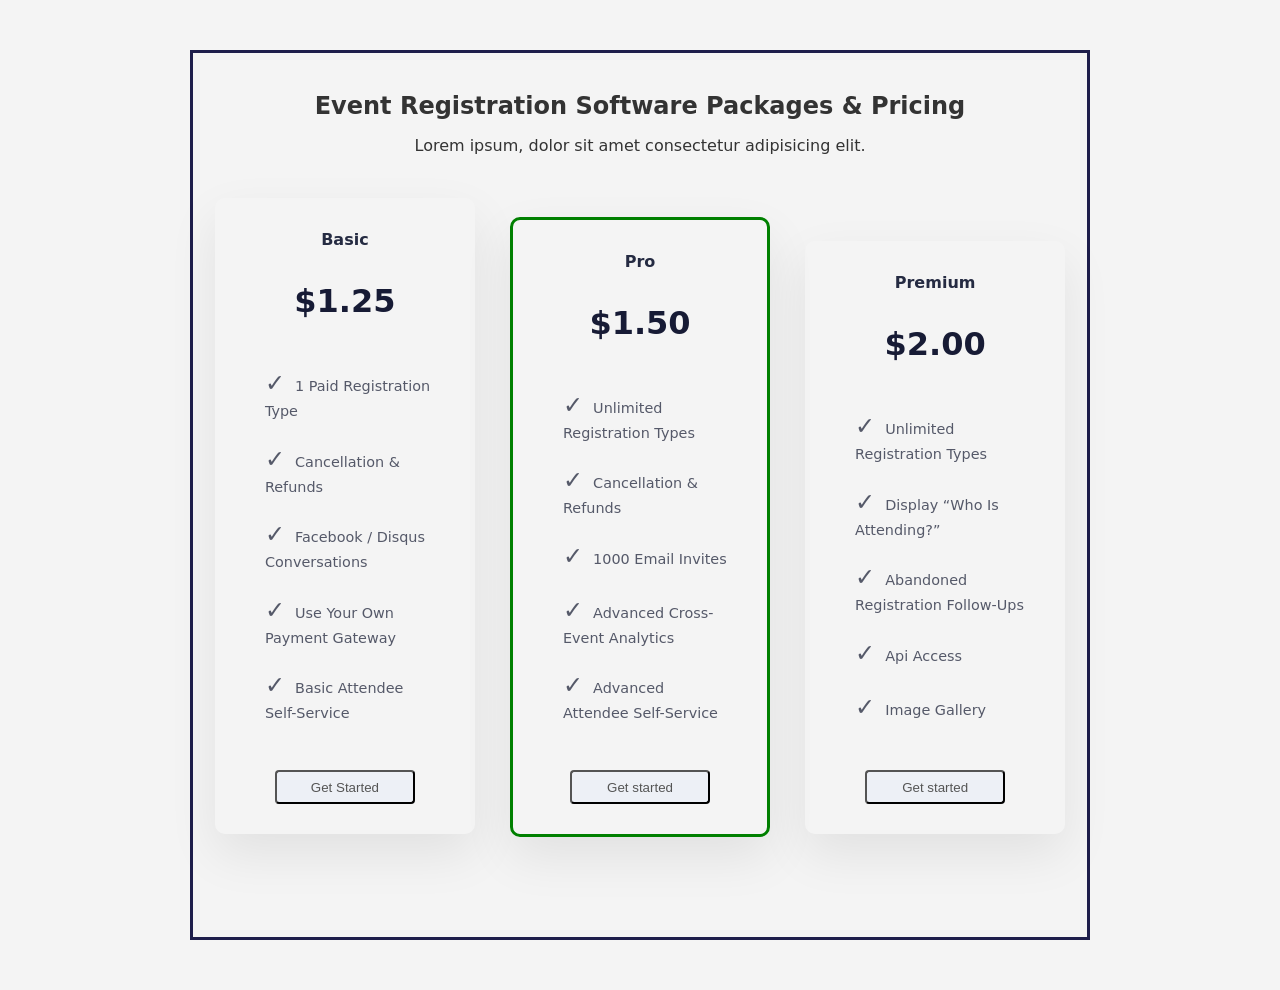
<file: pricing-table.html>
<!doctype html>
<html lang="en">
    <head>
        <meta charset="UTF-8" />
        <meta name="viewport" content="width=device-width, initial-scale=1.0" />
        <title>Document</title>
        <link rel="stylesheet" href="./reset.css" />
        <link rel="stylesheet" href="./style.css" />
    </head>
    <body>
        <div class="container">
            <h1>Event Registration Software Packages & Pricing</h1>
            <p>Lorem ipsum, dolor sit amet consectetur adipisicing elit.</p>
            <div class="pricing-list">
                <div class="card">
                    <h3>Basic</h3>
                    <h2>$1.25</h2>
                    <ul>
                        <li>1 Paid Registration Type</li>
                        <li>Cancellation & Refunds</li>
                        <li>Facebook / Disqus Conversations</li>
                        <li>Use Your Own Payment Gateway</li>
                        <li>Basic Attendee Self-Service</li>
                    </ul>
                    <button>Get Started</button>
                </div>
                <div class="card">
                    <h3>Pro</h3>
                    <h2>$1.50</h2>
                    <ul>
                        <li>Unlimited Registration Types</li>
                        <li>Cancellation & Refunds</li>
                        <li>1000 Email Invites</li>
                        <li>Advanced Cross-Event Analytics</li>
                        <li>Advanced Attendee Self-Service</li>
                    </ul>
                    <button>Get started</button>
                </div>
                <div class="card">
                    <h3>Premium</h3>
                    <h2>$2.00</h2>
                    <ul>
                        <li>Unlimited Registration Types</li>
                        <li>Display “Who Is Attending?”</li>
                        <li>Abandoned Registration Follow-Ups</li>
                        <li>Api Access</li>
                        <li>Image Gallery</li>
                    </ul>
                    <button>Get started</button>
                </div>
            </div>
        </div>
    </body>
</html>
</file>
<file: style.css>
* {
    box-sizing: border-box;
}

body {
    background-color: #f4f4f4;
    line-height: 1.5;
    font-family:
        system-ui,
        -apple-system,
        BlinkMacSystemFont,
        "Segoe UI",
        Roboto,
        Oxygen,
        Ubuntu,
        Cantarell,
        "Open Sans",
        "Helvetica Neue",
        sans-serif;
    color: #333;
}

h1,
h2,
h3,
h4,
h5,
h6 {
    font-weight: 700;
}
/*  bài tập 1 */
.menu {
    background-color: #455bc4;
    padding: 0 40px;
    max-width: 1280px;
    margin: 0 auto;
    font-size: 0;
}

.menu li {
    display: inline-block;
    border-left: 4px solid green;
}

.menu li a {
    text-decoration: none;
    color: #f5f5f5;
    display: inline-block;
    padding: 20px 30px;
    font-size: 1rem;
}

.menu li a:hover {
    color: #ff6b6b;
    background-color: #1f1f1f;
}

.menu li a:active {
    color: #ffffff;
    background-color: #c0392b;
}

.menu li:first-child {
    border: none;
}

.menu li a::before {
    content: "\25B6";
    color: green;
    margin-right: 1px;
}
/* Bai tap 2 */
form {
    max-width: 600px;
    margin: 40px auto;
    padding: 30px;
    background-color: #ffffff;
    border-radius: 12px;
}

.form-title {
    text-align: center;
    margin-bottom: 30px;
    font-size: 2rem;
    color: #2d3436;
}

.form-group {
    margin-bottom: 20px;
}

.form-label {
    font-weight: 600;
    display: block;
    margin-bottom: 8px;
    color: #636e72;
    font-size: 1rem;
}

.checkbox {
    margin-right: 15px;
    font-weight: 600;
    cursor: pointer;
}

.input-field {
    width: 100%;
    border: 1px solid gray;
    padding: 12px 15px;
    border-radius: 8px;
    outline: none;
}

.gender-label {
    display: inline-block;
}

.avatar-img {
    border-radius: 50%;
    width: 80px;
    height: 80px;
    cursor: pointer;
}

.btn {
    width: 100%;
    padding: 14px;
    background-color: #0984e3;
    color: white;
    border-radius: 10px;
    font-size: 1rem;
    font-weight: 600;
    cursor: pointer;
    margin-top: 10px;
}

input:focus {
    border: 3px solid #0984e3;
}

input:invalid:not(:placeholder-shown) {
    border-color: red;
}

.required::after {
    content: "(*)";
    color: red;
}

.btn:hover {
    background-color: green;
}

.btn:active {
    background-color: #ccc;
}

form:focus-within {
    border: 3px solid #0984e3;
}
/* Bài Tập 3 */
.container {
    width: 900px;
    margin: 50px auto;
    text-align: center;
    border: 3px solid rgb(30, 30, 75);
    padding: 35px 0 100px;
}
.container h1 {
    margin-bottom: 10px;
    font-size: 1.5rem;
}
.container p {
    margin-bottom: 8px;
}
.pricing-list {
    text-align: center;
    margin-top: 40px;
}
.card {
    display: inline-block;
    width: 260px;
    min-height: 390px;
    margin: 0 15px;
    border-radius: 10px;
    box-shadow: 0 20px 50px rgba(0, 0, 0, 0.08);
    text-align: left;
    padding: 30px 40px;
}
.card h3,
.card h2 {
    text-align: center;
}

.card h3 {
    font-size: 1rem;
    color: #252b42;
}

.card h2 {
    font-size: 2rem;
    color: #171b35;
    margin: 25px 0 40px;
}

.card ul {
    padding-left: 10px;
    margin: 0;
}
.card li {
    margin-bottom: 18px;
    color: #555969;
    font-size: 0.9rem;
}
.card button {
    display: block;
    width: 140px;
    height: 34px;
    margin: 45px auto 0;
    border-radius: 4px;
    background: #edf0f6;
    color: #555;
    cursor: pointer;
}

.card:hover {
    box-shadow: 5px 5px #ccc;
    color: white;
    background-color: #0984e3;
}

.card:hover * {
    color: white;
}

.card:nth-child(2) {
    border: 3px solid green;
}
.card ul li::before {
    content: "✓";
    font-size: 1.5rem;
    margin-right: 10px;
    display: inline-block;
}

/* Bài Tập 4 */

.blog-container {
    width: 80%;
    max-width: 900px;
    margin: 40px auto;
    background-color: white;
    padding: 30px;
    border-radius: 12px;
    box-shadow: 0 8px 25px rgba(0, 0, 0, 0.1);
}
.blog-post h1 {
    font-size: 2.5rem;
    color: #1e293b;
    margin-bottom: 10px;
}
.blog-image {
    width: auto;
    height: 300px;
    border-radius: 20px;
    margin-bottom: 25px;
}
.blog-post p:first-of-type::first-letter {
    font-size: 60px;
    font-weight: bold;
    margin-right: 10px;
}

.blog-post p::first-line {
    font-weight: bold;
    color: #334155;
}
::selection {
    background-color: #ffdd57;
    color: #111;
}
blockquote {
    background-color: #f0fdfa;
    padding: 5px 10px;
    margin: 20px 0;
    font-style: italic;
    color: #134e4a;
}
blockquote::before {
    content: ' " ';
    font-size: 3rem;
    color: #14b8a6;
}
blog-post h2:not(h1),
blog-post h3:not(h1),
blog-post h4:not(h1),
blog-post h5:not(h1),
blog-post h6:not(h1) {
    color: #0f766e;
    border-left: 5px solid #0f766e;
    padding-left: 10px;
    margin-top: 30px;
}

.comments {
    margin-top: 45px;
}

.comment {
    background-color: #f8fafc;
    padding: 18px;
    margin-bottom: 15px;
    border-radius: 10px;
    border: 1px solid #e2e8f0;
}

.comment p {
    margin: 0;
    font-size: 1rem;
}

.comment:hover {
    background-color: #ecfeff;
}
.comment:nth-of-type(odd) {
    border-left: 5px solid #0f766e;
}

.comment:nth-of-type(even) {
    border-left: 5px solid #f97316;
}
</file>
